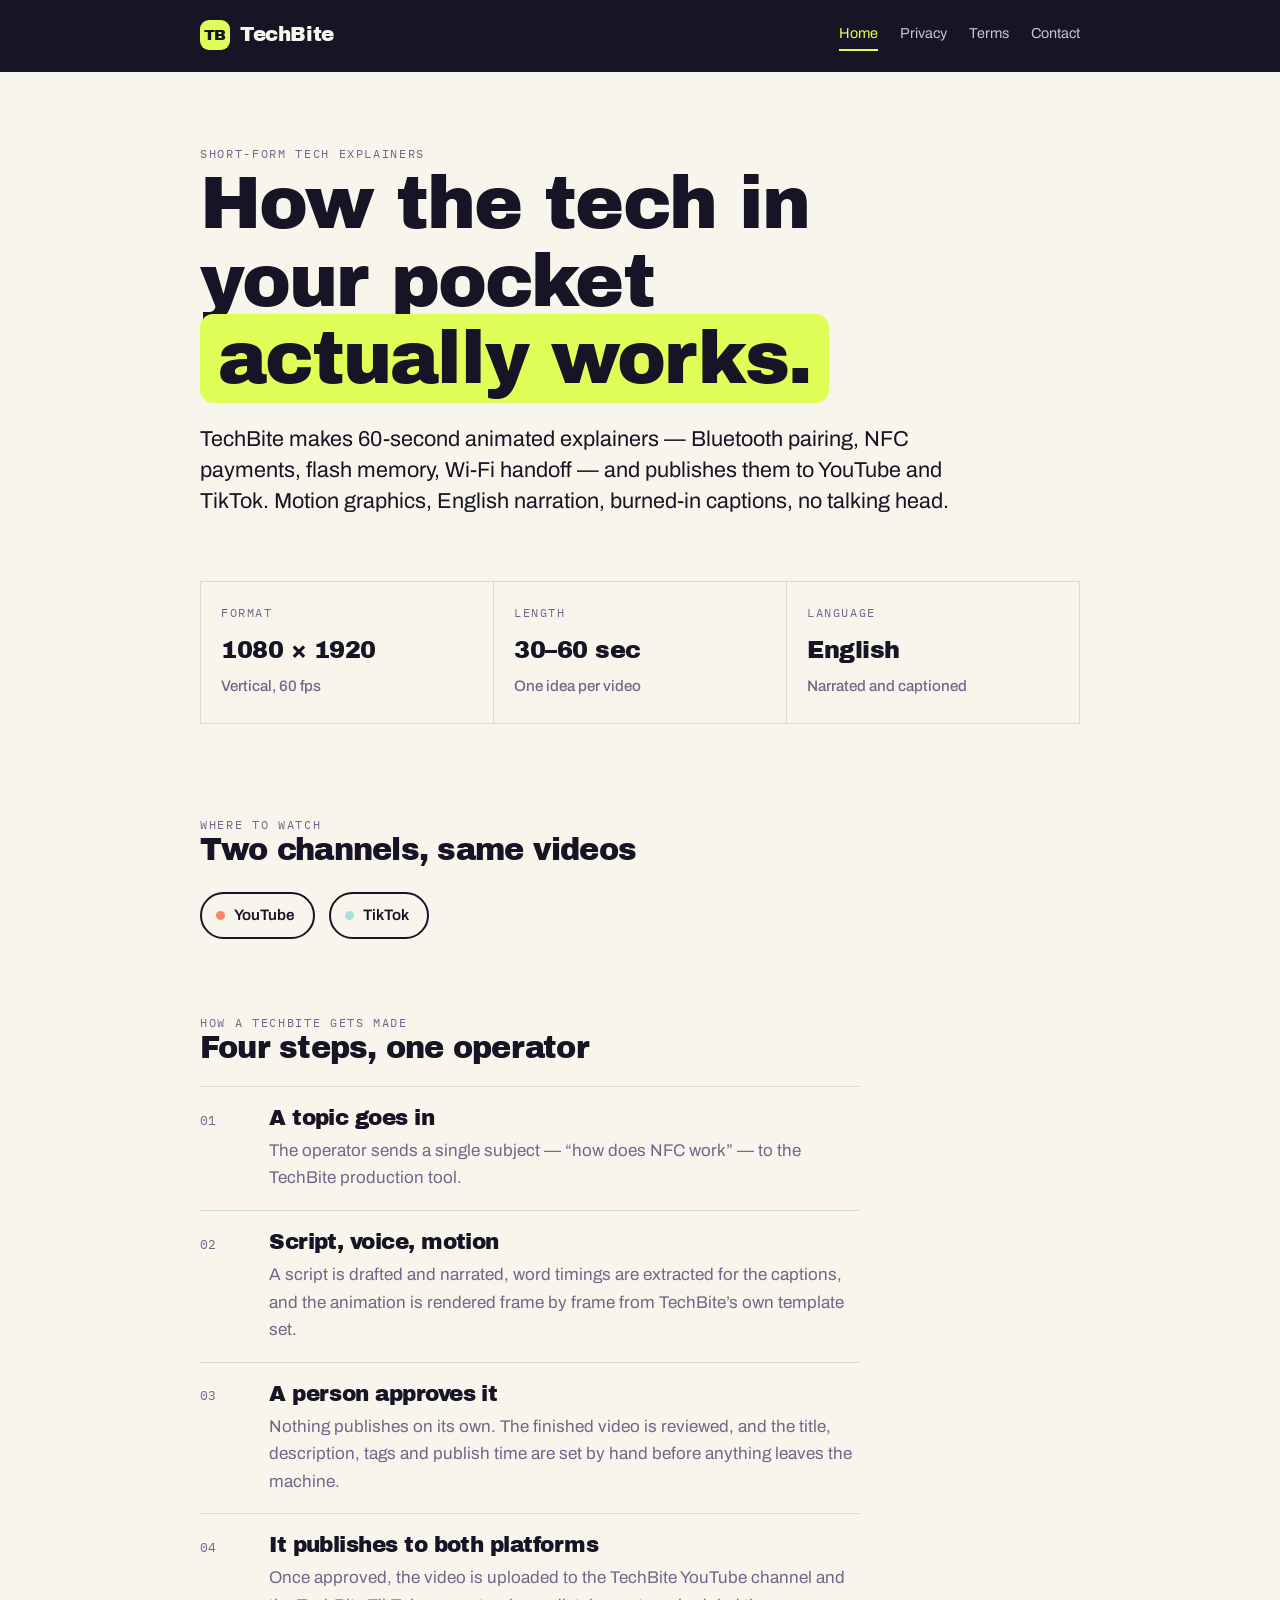
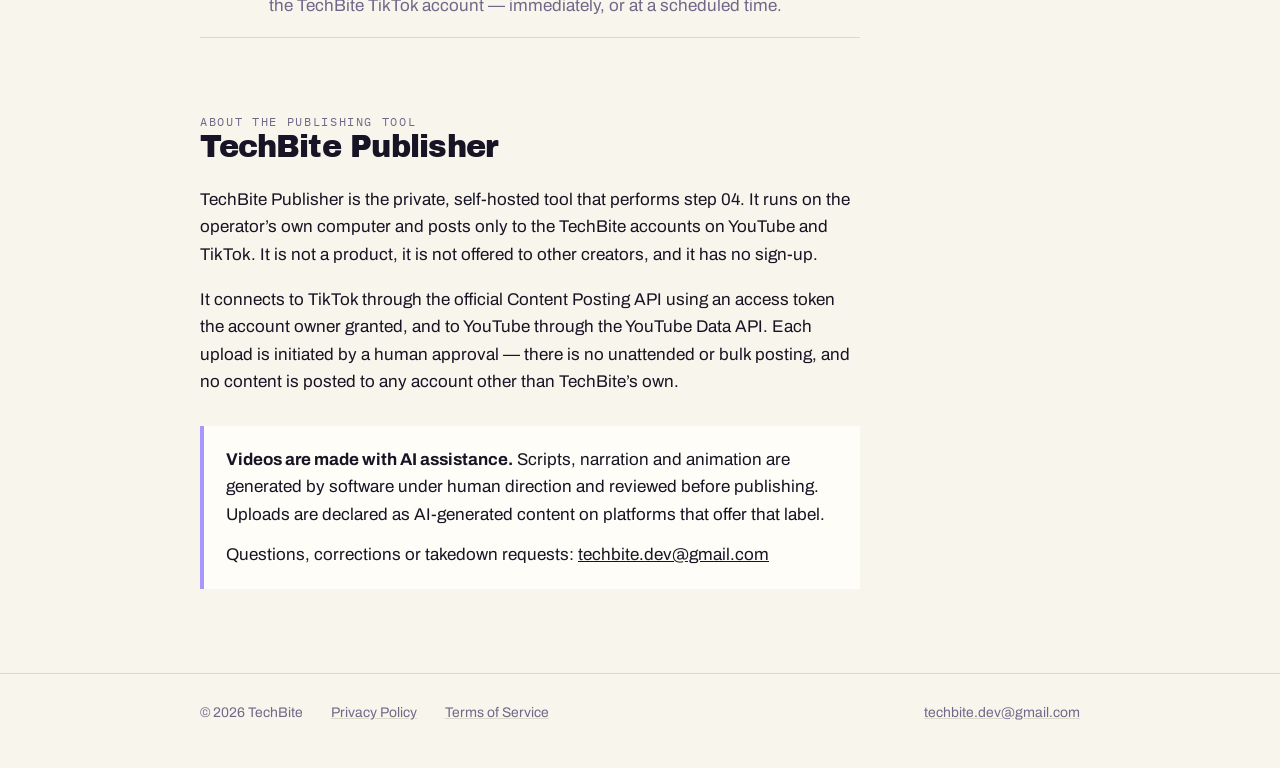
<file: index.html>
<!DOCTYPE html>
<html lang="en">
<head>
<meta charset="utf-8">
<meta name="viewport" content="width=device-width, initial-scale=1">
<title>TechBite</title>
<meta name="description" content="TechBite makes 60-second animated explainers about the technology people use every day, and publishes them to YouTube and TikTok.">
<link rel="preconnect" href="https://fonts.googleapis.com">
<link rel="preconnect" href="https://fonts.gstatic.com" crossorigin>
<link rel="stylesheet" href="https://fonts.googleapis.com/css2?family=Archivo:wght@400;500;600&family=Archivo+Black&family=IBM+Plex+Mono:wght@400;500&display=swap">
<link rel="stylesheet" href="style.css">
<style>
  .hero { padding-block: 72px 8px; }
  .hero h1 { font-size: clamp(2.6rem, 9vw, 4.6rem); max-width: 16ch; }
  .hero .lede { margin-top: 26px; }

  .facts {
    display: grid;
    grid-template-columns: repeat(3, minmax(0, 1fr));
    gap: 1px;
    background: var(--rule);
    border: 1px solid var(--rule);
    margin-top: 56px;
  }
  .facts div { background: var(--bg); padding: 22px 20px 24px; }
  .facts dt { font-family: "IBM Plex Mono", ui-monospace, monospace; font-size: 0.72rem; letter-spacing: 0.14em; text-transform: uppercase; color: var(--text-dim); }
  .facts dd { margin: 8px 0 0; font-family: "Archivo Black", Arial, sans-serif; font-size: 1.5rem; letter-spacing: -0.02em; }
  .facts dd span { font-size: 0.95rem; font-family: "Archivo", Arial, sans-serif; font-weight: 500; color: var(--text-dim); display: block; margin-top: 4px; letter-spacing: 0; }
  @media (max-width: 680px) { .facts { grid-template-columns: 1fr; } }

  section.band { padding-block: 74px 0; }
  section.band h2 { margin-bottom: 22px; }

  .pipeline { list-style: none; margin: 0; padding: 0; display: flex; flex-direction: column; gap: 0; max-width: var(--maxw); }
  .pipeline li { display: grid; grid-template-columns: 3.2rem 1fr; gap: 18px; padding-block: 18px; border-top: 1px solid var(--rule); }
  .pipeline li:last-child { border-bottom: 1px solid var(--rule); }
  .pipeline .n { font-family: "IBM Plex Mono", ui-monospace, monospace; font-size: 0.8rem; color: var(--text-dim); padding-top: 0.35rem; font-variant-numeric: tabular-nums; }
  .pipeline h3 { margin-bottom: 5px; }
  .pipeline p { color: var(--text-dim); }

  .channels { display: flex; flex-wrap: wrap; gap: 14px; margin-top: 26px; }
  .chip {
    display: inline-flex; align-items: center; gap: 9px;
    border: 2px solid var(--text); border-radius: 999px;
    padding: 9px 18px 9px 14px; text-decoration: none;
    font-weight: 600; font-size: 0.95rem;
  }
  .chip b { width: 9px; height: 9px; border-radius: 50%; }
  .chip:hover { background: var(--text); color: var(--bg); }

  .note { margin-top: 30px; padding: 20px 22px; border-left: 4px solid var(--purple); background: var(--surface); max-width: var(--maxw); }
  .note p + p { margin-top: 0.8rem; }
</style>
</head>
<body>

<header class="masthead">
  <div class="wrap">
    <a class="mark" href="index.html"><span class="glyph">TB</span> TechBite</a>
    <nav>
      <a href="index.html" aria-current="page">Home</a>
      <a href="privacy.html">Privacy</a>
      <a href="terms.html">Terms</a>
      <a href="mailto:techbite.dev@gmail.com">Contact</a>
    </nav>
  </div>
</header>

<main class="wrap">

  <div class="hero">
    <p class="eyebrow">Short-form tech explainers</p>
    <h1>How the tech in your pocket <span class="hl">actually works.</span></h1>
    <p class="lede">TechBite makes 60-second animated explainers — Bluetooth pairing, NFC payments, flash memory, Wi-Fi handoff — and publishes them to YouTube and TikTok. Motion graphics, English narration, burned-in captions, no talking head.</p>
  </div>

  <dl class="facts">
    <div>
      <dt>Format</dt>
      <dd>1080 × 1920<span>Vertical, 60 fps</span></dd>
    </div>
    <div>
      <dt>Length</dt>
      <dd>30–60 sec<span>One idea per video</span></dd>
    </div>
    <div>
      <dt>Language</dt>
      <dd>English<span>Narrated and captioned</span></dd>
    </div>
  </dl>

  <section class="band">
    <p class="eyebrow">Where to watch</p>
    <h2>Two channels, same videos</h2>
    <div class="channels">
      <a class="chip" href="https://www.youtube.com/@techbite" rel="noopener"><b style="background:var(--coral)"></b> YouTube</a>
      <a class="chip" href="https://www.tiktok.com/@techbite" rel="noopener"><b style="background:var(--blue)"></b> TikTok</a>
    </div>
  </section>

  <section class="band">
    <p class="eyebrow">How a TechBite gets made</p>
    <h2>Four steps, one operator</h2>
    <ol class="pipeline">
      <li>
        <span class="n">01</span>
        <div>
          <h3>A topic goes in</h3>
          <p>The operator sends a single subject — “how does NFC work” — to the TechBite production tool.</p>
        </div>
      </li>
      <li>
        <span class="n">02</span>
        <div>
          <h3>Script, voice, motion</h3>
          <p>A script is drafted and narrated, word timings are extracted for the captions, and the animation is rendered frame by frame from TechBite’s own template set.</p>
        </div>
      </li>
      <li>
        <span class="n">03</span>
        <div>
          <h3>A person approves it</h3>
          <p>Nothing publishes on its own. The finished video is reviewed, and the title, description, tags and publish time are set by hand before anything leaves the machine.</p>
        </div>
      </li>
      <li>
        <span class="n">04</span>
        <div>
          <h3>It publishes to both platforms</h3>
          <p>Once approved, the video is uploaded to the TechBite YouTube channel and the TechBite TikTok account — immediately, or at a scheduled time.</p>
        </div>
      </li>
    </ol>
  </section>

  <section class="band">
    <p class="eyebrow">About the publishing tool</p>
    <h2>TechBite Publisher</h2>
    <div class="prose" style="margin-top:20px">
      <p>TechBite Publisher is the private, self-hosted tool that performs step 04. It runs on the operator’s own computer and posts only to the TechBite accounts on YouTube and TikTok. It is not a product, it is not offered to other creators, and it has no sign-up.</p>
      <p>It connects to TikTok through the official Content Posting API using an access token the account owner granted, and to YouTube through the YouTube Data API. Each upload is initiated by a human approval — there is no unattended or bulk posting, and no content is posted to any account other than TechBite’s own.</p>
    </div>
    <div class="note">
      <p><strong>Videos are made with AI assistance.</strong> Scripts, narration and animation are generated by software under human direction and reviewed before publishing. Uploads are declared as AI-generated content on platforms that offer that label.</p>
      <p>Questions, corrections or takedown requests: <a href="mailto:techbite.dev@gmail.com">techbite.dev@gmail.com</a></p>
    </div>
  </section>

</main>

<footer class="foot">
  <div class="wrap">
    <span>© 2026 TechBite</span>
    <a href="privacy.html">Privacy Policy</a>
    <a href="terms.html">Terms of Service</a>
    <span class="spacer"><a href="mailto:techbite.dev@gmail.com">techbite.dev@gmail.com</a></span>
  </div>
</footer>

</body>
</html>
</file>
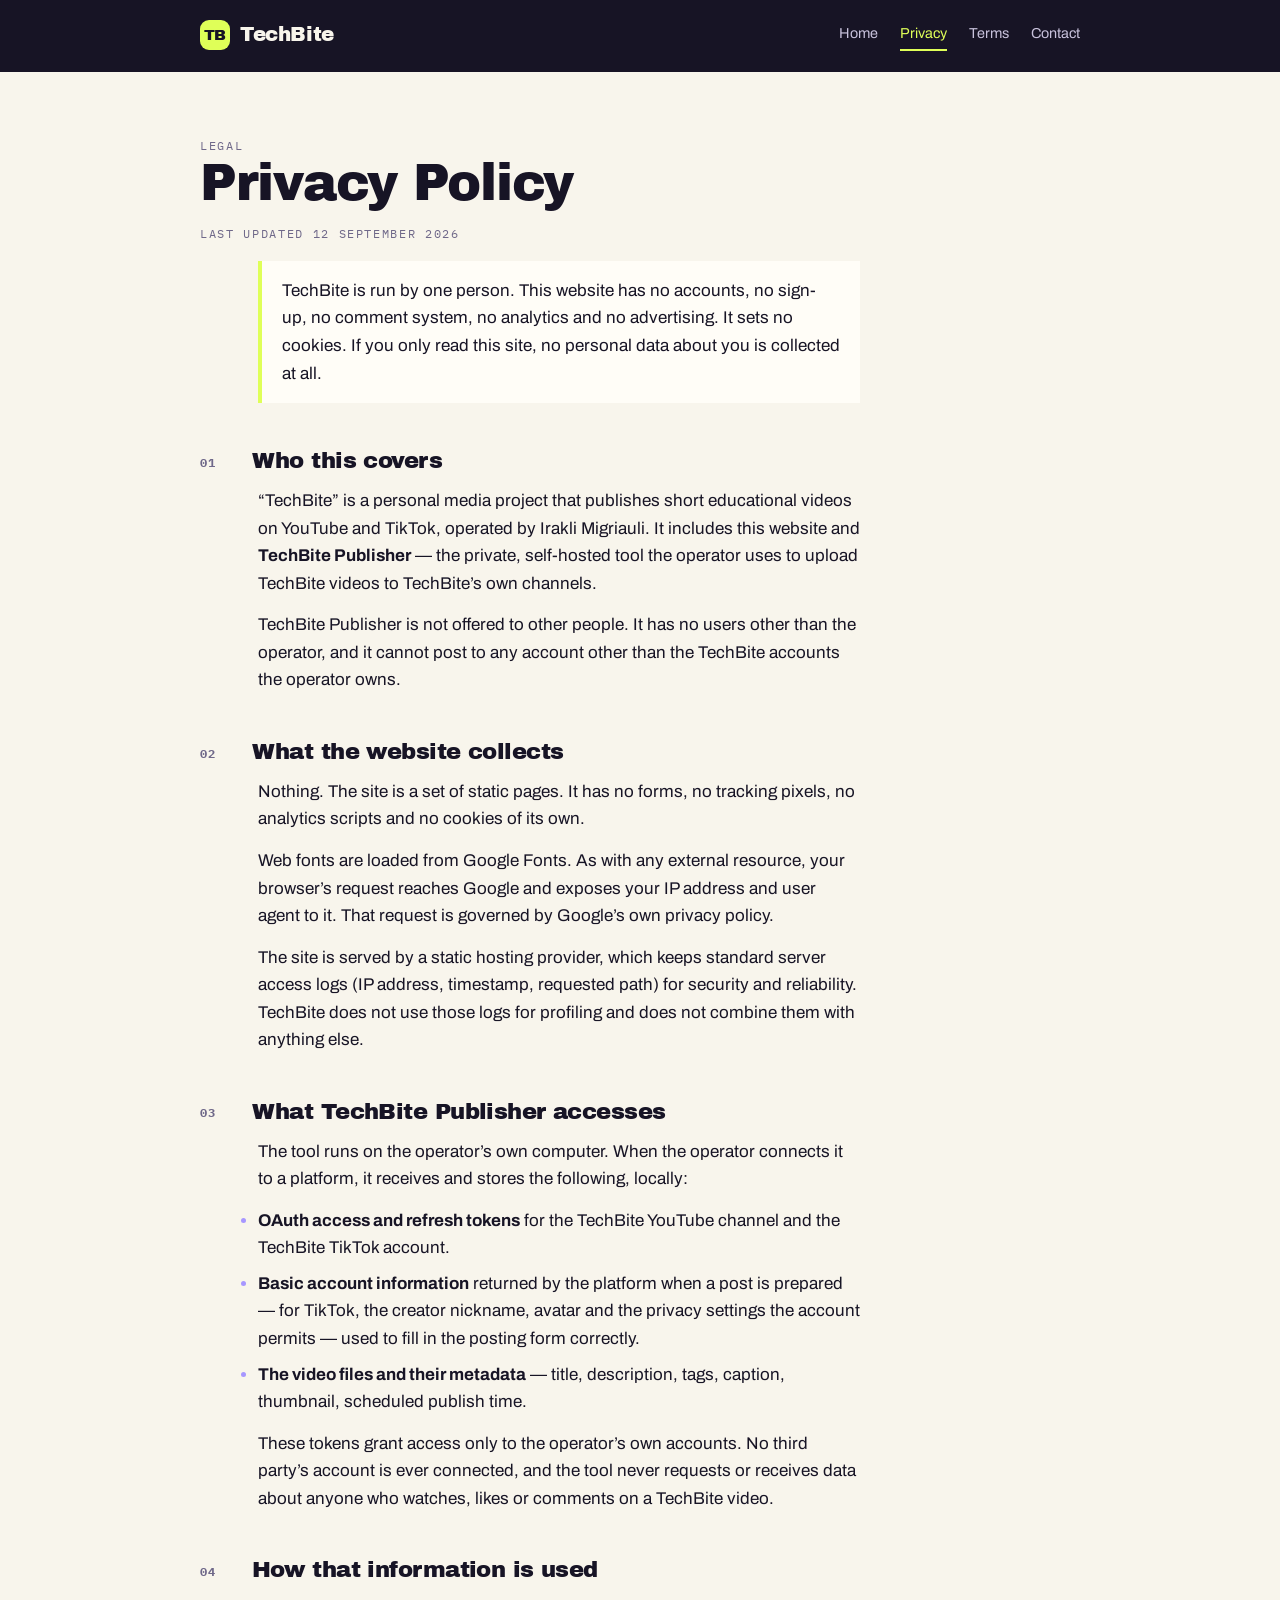
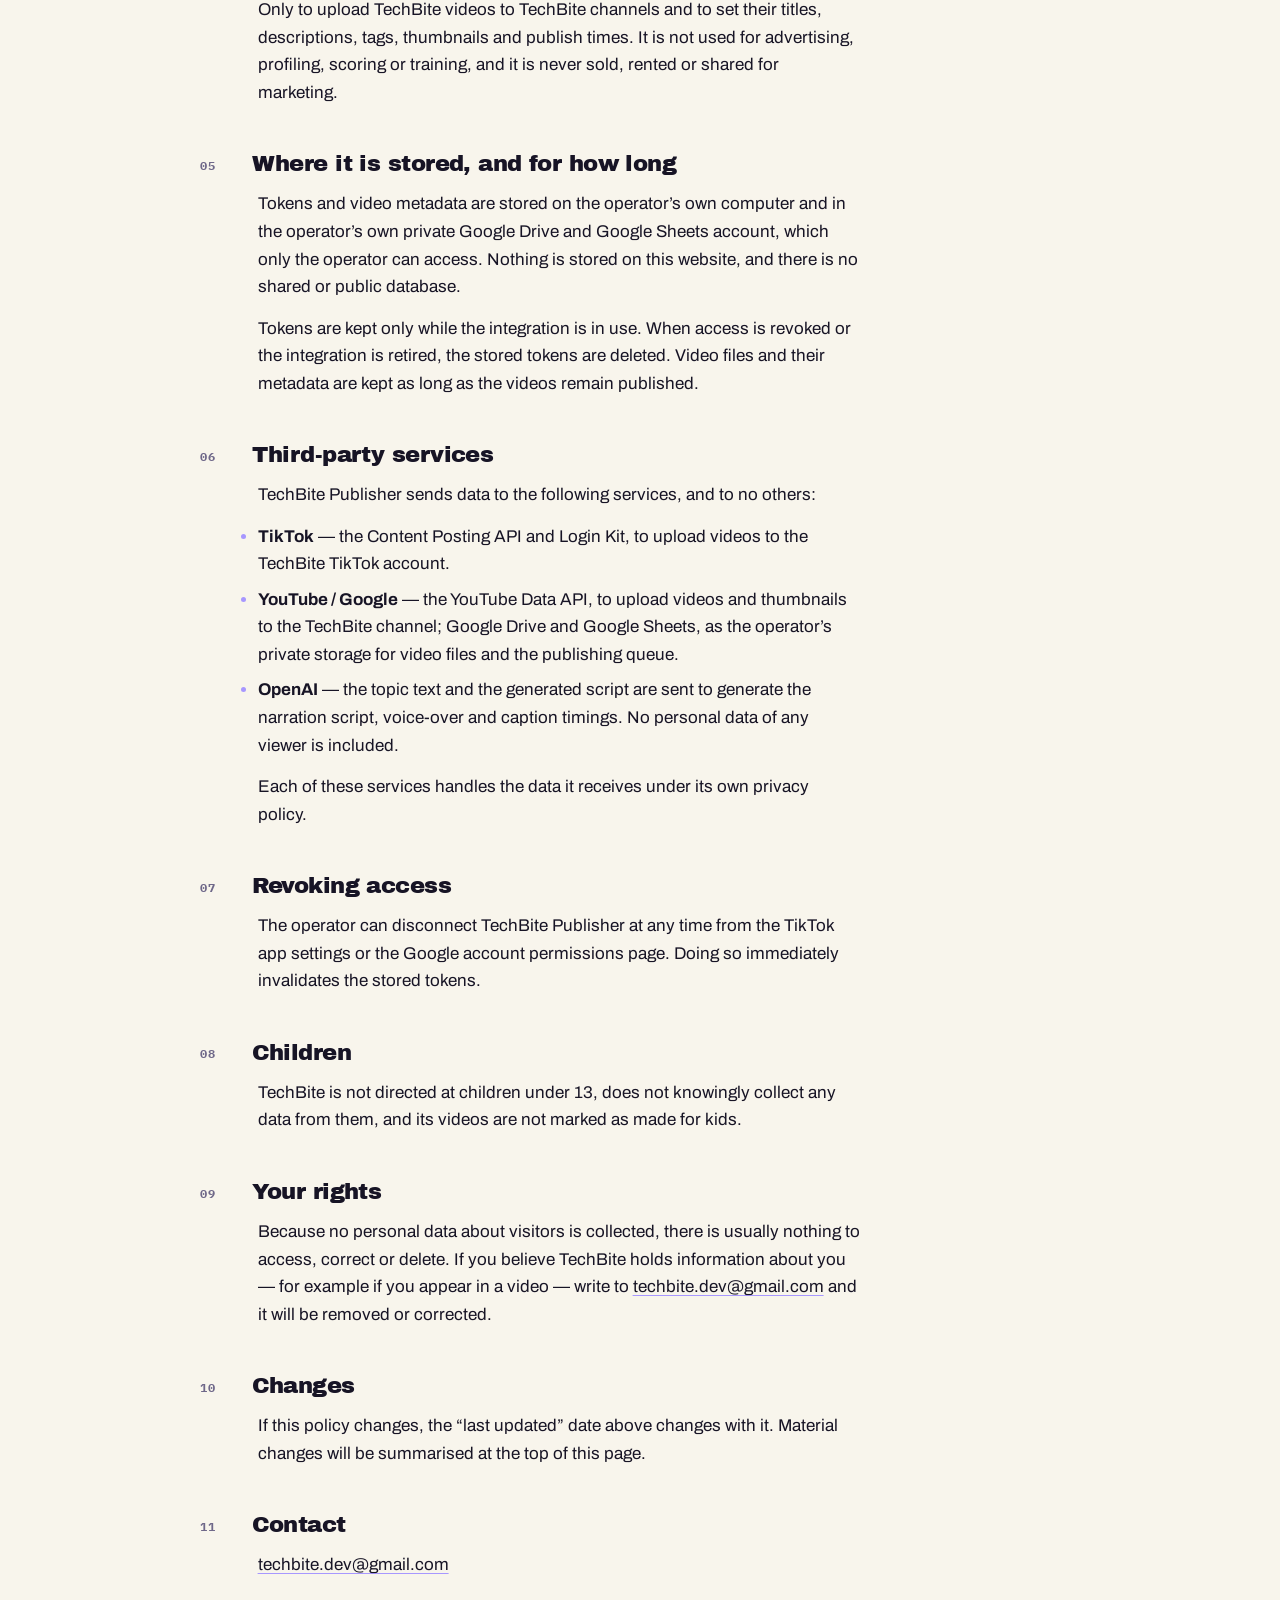
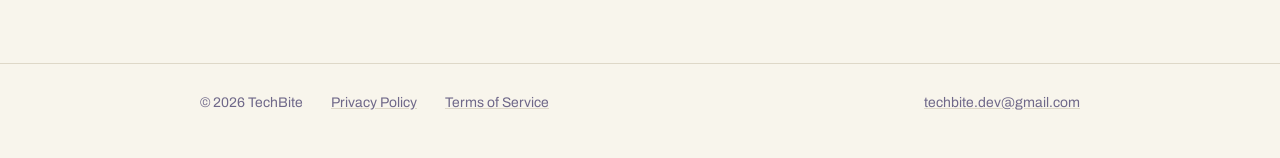
<file: privacy.html>
<!DOCTYPE html>
<html lang="en">
<head>
<meta charset="utf-8">
<meta name="viewport" content="width=device-width, initial-scale=1">
<title>Privacy Policy — TechBite</title>
<meta name="description" content="How TechBite and the TechBite Publisher tool handle data.">
<link rel="preconnect" href="https://fonts.googleapis.com">
<link rel="preconnect" href="https://fonts.gstatic.com" crossorigin>
<link rel="stylesheet" href="https://fonts.googleapis.com/css2?family=Archivo:wght@400;500;600&family=Archivo+Black&family=IBM+Plex+Mono:wght@400;500&display=swap">
<link rel="stylesheet" href="style.css">
<style>
  .doc { padding-block: 64px 0; max-width: var(--maxw); }
  .doc h1 { font-size: clamp(2.2rem, 7vw, 3.2rem); }
  .doc .updated { margin-top: 14px; }
  .doc section { margin-top: 46px; }
  .doc h2 { font-size: 1.42rem; display: grid; grid-template-columns: 2.6rem 1fr; gap: 10px; align-items: start; }
  .doc h2 .n { font-family: "IBM Plex Mono", ui-monospace, monospace; font-size: 0.78rem; color: var(--text-dim); padding-top: 0.42rem; font-variant-numeric: tabular-nums; letter-spacing: 0.08em; }
  .doc section > p, .doc section > ul { margin: 14px 0 0; padding-left: 0; }
  .doc section > p, .doc section > ul { margin-left: 3.6rem; }
  @media (max-width: 560px) {
    .doc h2 { grid-template-columns: 1fr; gap: 2px; }
    .doc h2 .n { padding-top: 0; }
    .doc section > p, .doc section > ul { margin-left: 0; }
  }
  .doc ul { padding-left: 1.15rem; display: flex; flex-direction: column; gap: 8px; }
  .doc li::marker { color: var(--purple); }
  .doc a { color: inherit; text-decoration-color: var(--purple); text-underline-offset: 3px; }
  .callout { margin: 18px 0 0 3.6rem; border-left: 4px solid var(--lime); background: var(--surface); padding: 16px 20px; }
  @media (max-width: 560px) { .callout { margin-left: 0; } }
</style>
</head>
<body>

<header class="masthead">
  <div class="wrap">
    <a class="mark" href="index.html"><span class="glyph">TB</span> TechBite</a>
    <nav>
      <a href="index.html">Home</a>
      <a href="privacy.html" aria-current="page">Privacy</a>
      <a href="terms.html">Terms</a>
      <a href="mailto:techbite.dev@gmail.com">Contact</a>
    </nav>
  </div>
</header>

<main class="wrap">
  <article class="doc">
    <p class="eyebrow">Legal</p>
    <h1>Privacy Policy</h1>
    <p class="updated eyebrow">Last updated 12 September 2026</p>

    <div class="callout">
      <p>TechBite is run by one person. This website has no accounts, no sign-up, no comment system, no analytics and no advertising. It sets no cookies. If you only read this site, no personal data about you is collected at all.</p>
    </div>

    <section>
      <h2><span class="n">01</span> Who this covers</h2>
      <p>“TechBite” is a personal media project that publishes short educational videos on YouTube and TikTok, operated by Irakli Migriauli. It includes this website and <strong>TechBite Publisher</strong> — the private, self-hosted tool the operator uses to upload TechBite videos to TechBite’s own channels.</p>
      <p>TechBite Publisher is not offered to other people. It has no users other than the operator, and it cannot post to any account other than the TechBite accounts the operator owns.</p>
    </section>

    <section>
      <h2><span class="n">02</span> What the website collects</h2>
      <p>Nothing. The site is a set of static pages. It has no forms, no tracking pixels, no analytics scripts and no cookies of its own.</p>
      <p>Web fonts are loaded from Google Fonts. As with any external resource, your browser’s request reaches Google and exposes your IP address and user agent to it. That request is governed by Google’s own privacy policy.</p>
      <p>The site is served by a static hosting provider, which keeps standard server access logs (IP address, timestamp, requested path) for security and reliability. TechBite does not use those logs for profiling and does not combine them with anything else.</p>
    </section>

    <section>
      <h2><span class="n">03</span> What TechBite Publisher accesses</h2>
      <p>The tool runs on the operator’s own computer. When the operator connects it to a platform, it receives and stores the following, locally:</p>
      <ul>
        <li><strong>OAuth access and refresh tokens</strong> for the TechBite YouTube channel and the TechBite TikTok account.</li>
        <li><strong>Basic account information</strong> returned by the platform when a post is prepared — for TikTok, the creator nickname, avatar and the privacy settings the account permits — used to fill in the posting form correctly.</li>
        <li><strong>The video files and their metadata</strong> — title, description, tags, caption, thumbnail, scheduled publish time.</li>
      </ul>
      <p>These tokens grant access only to the operator’s own accounts. No third party’s account is ever connected, and the tool never requests or receives data about anyone who watches, likes or comments on a TechBite video.</p>
    </section>

    <section>
      <h2><span class="n">04</span> How that information is used</h2>
      <p>Only to upload TechBite videos to TechBite channels and to set their titles, descriptions, tags, thumbnails and publish times. It is not used for advertising, profiling, scoring or training, and it is never sold, rented or shared for marketing.</p>
    </section>

    <section>
      <h2><span class="n">05</span> Where it is stored, and for how long</h2>
      <p>Tokens and video metadata are stored on the operator’s own computer and in the operator’s own private Google Drive and Google Sheets account, which only the operator can access. Nothing is stored on this website, and there is no shared or public database.</p>
      <p>Tokens are kept only while the integration is in use. When access is revoked or the integration is retired, the stored tokens are deleted. Video files and their metadata are kept as long as the videos remain published.</p>
    </section>

    <section>
      <h2><span class="n">06</span> Third-party services</h2>
      <p>TechBite Publisher sends data to the following services, and to no others:</p>
      <ul>
        <li><strong>TikTok</strong> — the Content Posting API and Login Kit, to upload videos to the TechBite TikTok account.</li>
        <li><strong>YouTube / Google</strong> — the YouTube Data API, to upload videos and thumbnails to the TechBite channel; Google Drive and Google Sheets, as the operator’s private storage for video files and the publishing queue.</li>
        <li><strong>OpenAI</strong> — the topic text and the generated script are sent to generate the narration script, voice-over and caption timings. No personal data of any viewer is included.</li>
      </ul>
      <p>Each of these services handles the data it receives under its own privacy policy.</p>
    </section>

    <section>
      <h2><span class="n">07</span> Revoking access</h2>
      <p>The operator can disconnect TechBite Publisher at any time from the TikTok app settings or the Google account permissions page. Doing so immediately invalidates the stored tokens.</p>
    </section>

    <section>
      <h2><span class="n">08</span> Children</h2>
      <p>TechBite is not directed at children under 13, does not knowingly collect any data from them, and its videos are not marked as made for kids.</p>
    </section>

    <section>
      <h2><span class="n">09</span> Your rights</h2>
      <p>Because no personal data about visitors is collected, there is usually nothing to access, correct or delete. If you believe TechBite holds information about you — for example if you appear in a video — write to <a href="mailto:techbite.dev@gmail.com">techbite.dev@gmail.com</a> and it will be removed or corrected.</p>
    </section>

    <section>
      <h2><span class="n">10</span> Changes</h2>
      <p>If this policy changes, the “last updated” date above changes with it. Material changes will be summarised at the top of this page.</p>
    </section>

    <section>
      <h2><span class="n">11</span> Contact</h2>
      <p><a href="mailto:techbite.dev@gmail.com">techbite.dev@gmail.com</a></p>
    </section>
  </article>
</main>

<footer class="foot">
  <div class="wrap">
    <span>© 2026 TechBite</span>
    <a href="privacy.html">Privacy Policy</a>
    <a href="terms.html">Terms of Service</a>
    <span class="spacer"><a href="mailto:techbite.dev@gmail.com">techbite.dev@gmail.com</a></span>
  </div>
</footer>

</body>
</html>
</file>
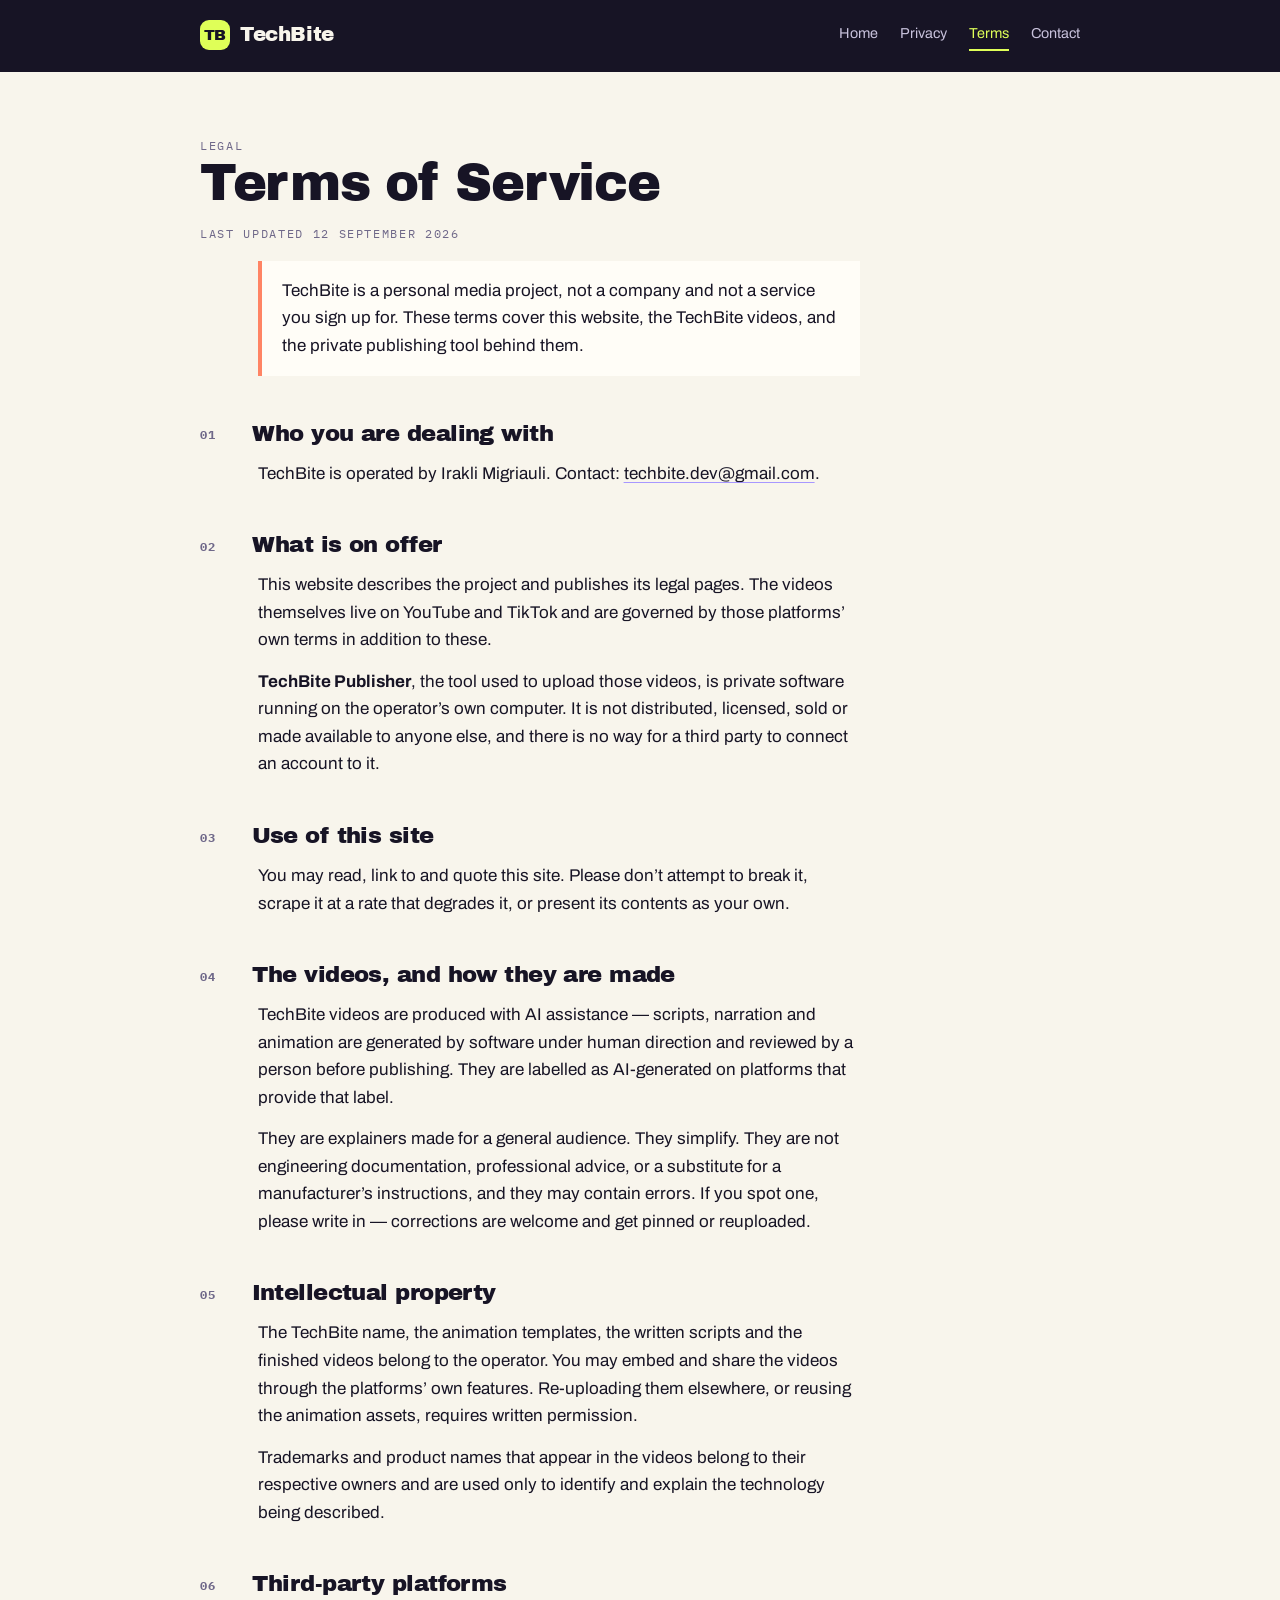
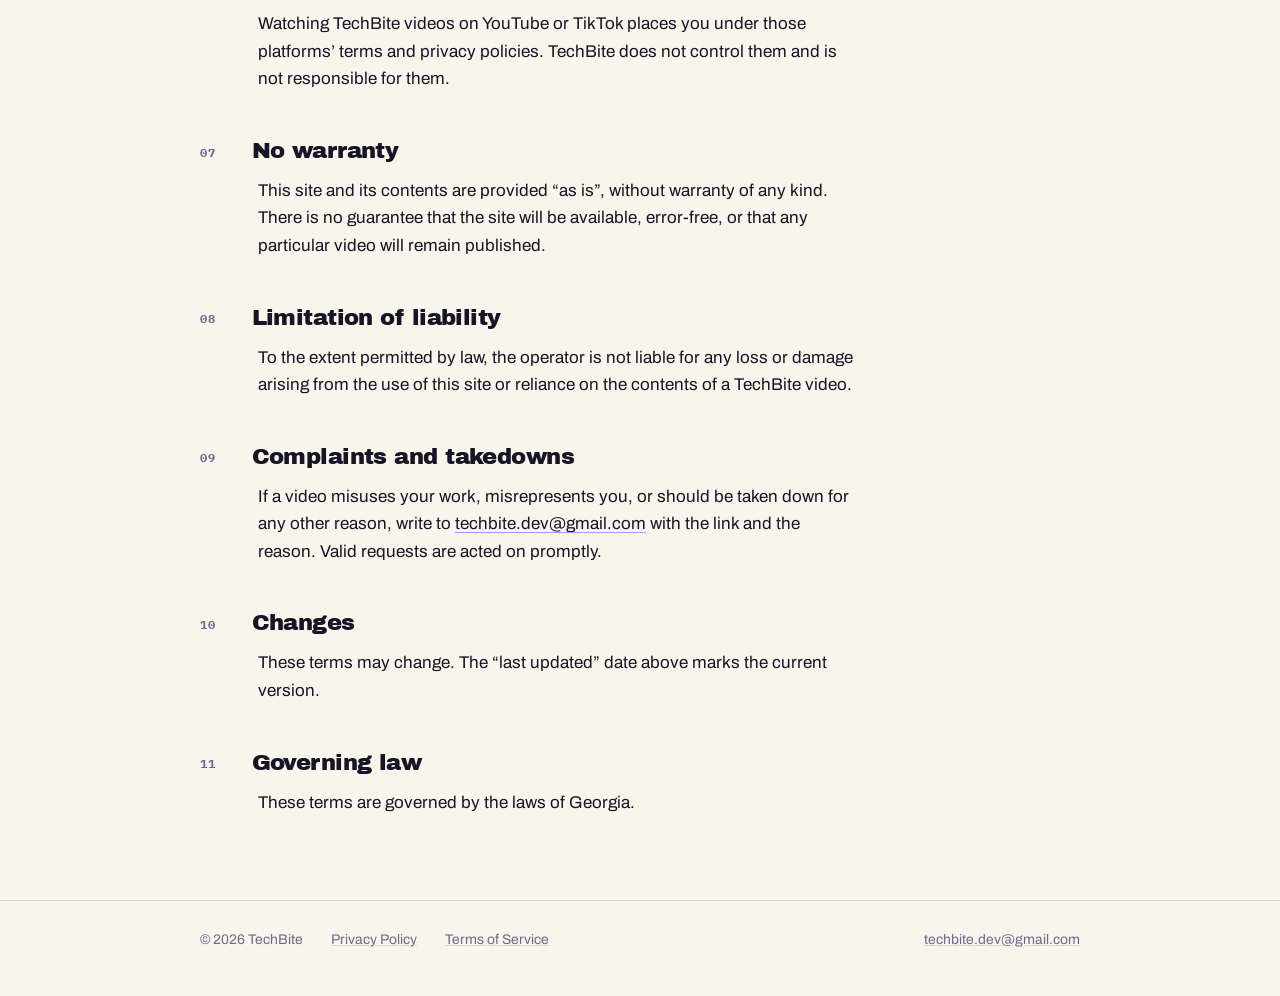
<file: terms.html>
<!DOCTYPE html>
<html lang="en">
<head>
<meta charset="utf-8">
<meta name="viewport" content="width=device-width, initial-scale=1">
<title>Terms of Service — TechBite</title>
<meta name="description" content="Terms for the TechBite website, videos and publishing tool.">
<link rel="preconnect" href="https://fonts.googleapis.com">
<link rel="preconnect" href="https://fonts.gstatic.com" crossorigin>
<link rel="stylesheet" href="https://fonts.googleapis.com/css2?family=Archivo:wght@400;500;600&family=Archivo+Black&family=IBM+Plex+Mono:wght@400;500&display=swap">
<link rel="stylesheet" href="style.css">
<style>
  .doc { padding-block: 64px 0; max-width: var(--maxw); }
  .doc h1 { font-size: clamp(2.2rem, 7vw, 3.2rem); }
  .doc .updated { margin-top: 14px; }
  .doc section { margin-top: 46px; }
  .doc h2 { font-size: 1.42rem; display: grid; grid-template-columns: 2.6rem 1fr; gap: 10px; align-items: start; }
  .doc h2 .n { font-family: "IBM Plex Mono", ui-monospace, monospace; font-size: 0.78rem; color: var(--text-dim); padding-top: 0.42rem; font-variant-numeric: tabular-nums; letter-spacing: 0.08em; }
  .doc section > p, .doc section > ul { margin: 14px 0 0 3.6rem; padding-left: 0; }
  @media (max-width: 560px) {
    .doc h2 { grid-template-columns: 1fr; gap: 2px; }
    .doc h2 .n { padding-top: 0; }
    .doc section > p, .doc section > ul { margin-left: 0; }
  }
  .doc ul { padding-left: 1.15rem; display: flex; flex-direction: column; gap: 8px; }
  .doc li::marker { color: var(--coral); }
  .doc a { color: inherit; text-decoration-color: var(--purple); text-underline-offset: 3px; }
  .callout { margin: 18px 0 0 3.6rem; border-left: 4px solid var(--coral); background: var(--surface); padding: 16px 20px; }
  @media (max-width: 560px) { .callout { margin-left: 0; } }
</style>
</head>
<body>

<header class="masthead">
  <div class="wrap">
    <a class="mark" href="index.html"><span class="glyph">TB</span> TechBite</a>
    <nav>
      <a href="index.html">Home</a>
      <a href="privacy.html">Privacy</a>
      <a href="terms.html" aria-current="page">Terms</a>
      <a href="mailto:techbite.dev@gmail.com">Contact</a>
    </nav>
  </div>
</header>

<main class="wrap">
  <article class="doc">
    <p class="eyebrow">Legal</p>
    <h1>Terms of Service</h1>
    <p class="updated eyebrow">Last updated 12 September 2026</p>

    <div class="callout">
      <p>TechBite is a personal media project, not a company and not a service you sign up for. These terms cover this website, the TechBite videos, and the private publishing tool behind them.</p>
    </div>

    <section>
      <h2><span class="n">01</span> Who you are dealing with</h2>
      <p>TechBite is operated by Irakli Migriauli. Contact: <a href="mailto:techbite.dev@gmail.com">techbite.dev@gmail.com</a>.</p>
    </section>

    <section>
      <h2><span class="n">02</span> What is on offer</h2>
      <p>This website describes the project and publishes its legal pages. The videos themselves live on YouTube and TikTok and are governed by those platforms’ own terms in addition to these.</p>
      <p><strong>TechBite Publisher</strong>, the tool used to upload those videos, is private software running on the operator’s own computer. It is not distributed, licensed, sold or made available to anyone else, and there is no way for a third party to connect an account to it.</p>
    </section>

    <section>
      <h2><span class="n">03</span> Use of this site</h2>
      <p>You may read, link to and quote this site. Please don’t attempt to break it, scrape it at a rate that degrades it, or present its contents as your own.</p>
    </section>

    <section>
      <h2><span class="n">04</span> The videos, and how they are made</h2>
      <p>TechBite videos are produced with AI assistance — scripts, narration and animation are generated by software under human direction and reviewed by a person before publishing. They are labelled as AI-generated on platforms that provide that label.</p>
      <p>They are explainers made for a general audience. They simplify. They are not engineering documentation, professional advice, or a substitute for a manufacturer’s instructions, and they may contain errors. If you spot one, please write in — corrections are welcome and get pinned or reuploaded.</p>
    </section>

    <section>
      <h2><span class="n">05</span> Intellectual property</h2>
      <p>The TechBite name, the animation templates, the written scripts and the finished videos belong to the operator. You may embed and share the videos through the platforms’ own features. Re-uploading them elsewhere, or reusing the animation assets, requires written permission.</p>
      <p>Trademarks and product names that appear in the videos belong to their respective owners and are used only to identify and explain the technology being described.</p>
    </section>

    <section>
      <h2><span class="n">06</span> Third-party platforms</h2>
      <p>Watching TechBite videos on YouTube or TikTok places you under those platforms’ terms and privacy policies. TechBite does not control them and is not responsible for them.</p>
    </section>

    <section>
      <h2><span class="n">07</span> No warranty</h2>
      <p>This site and its contents are provided “as is”, without warranty of any kind. There is no guarantee that the site will be available, error-free, or that any particular video will remain published.</p>
    </section>

    <section>
      <h2><span class="n">08</span> Limitation of liability</h2>
      <p>To the extent permitted by law, the operator is not liable for any loss or damage arising from the use of this site or reliance on the contents of a TechBite video.</p>
    </section>

    <section>
      <h2><span class="n">09</span> Complaints and takedowns</h2>
      <p>If a video misuses your work, misrepresents you, or should be taken down for any other reason, write to <a href="mailto:techbite.dev@gmail.com">techbite.dev@gmail.com</a> with the link and the reason. Valid requests are acted on promptly.</p>
    </section>

    <section>
      <h2><span class="n">10</span> Changes</h2>
      <p>These terms may change. The “last updated” date above marks the current version.</p>
    </section>

    <section>
      <h2><span class="n">11</span> Governing law</h2>
      <p>These terms are governed by the laws of Georgia.</p>
    </section>
  </article>
</main>

<footer class="foot">
  <div class="wrap">
    <span>© 2026 TechBite</span>
    <a href="privacy.html">Privacy Policy</a>
    <a href="terms.html">Terms of Service</a>
    <span class="spacer"><a href="mailto:techbite.dev@gmail.com">techbite.dev@gmail.com</a></span>
  </div>
</footer>

</body>
</html>
</file>
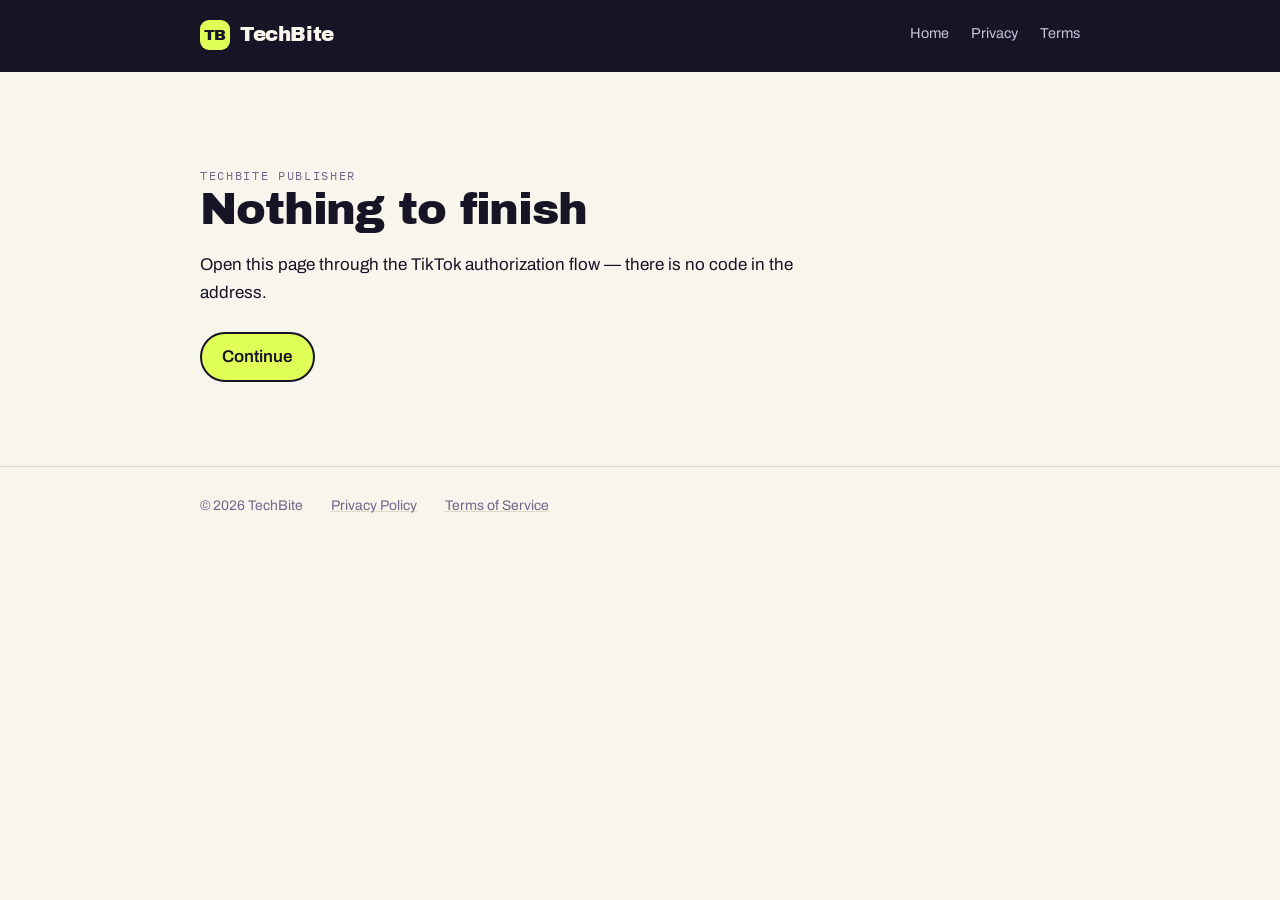
<file: tiktok-callback.html>
<!DOCTYPE html>
<html lang="en">
<head>
<meta charset="utf-8">
<meta name="viewport" content="width=device-width, initial-scale=1">
<title>Authorization — TechBite</title>
<meta name="robots" content="noindex">
<link rel="preconnect" href="https://fonts.googleapis.com">
<link rel="preconnect" href="https://fonts.gstatic.com" crossorigin>
<link rel="stylesheet" href="https://fonts.googleapis.com/css2?family=Archivo:wght@400;500;600&family=Archivo+Black&family=IBM+Plex+Mono:wght@400;500&display=swap">
<link rel="stylesheet" href="style.css">
<style>
  .panel { padding-block: 76px 0; max-width: var(--maxw); }
  .panel h1 { font-size: clamp(2rem, 6vw, 2.8rem); }
  .panel > p { margin-top: 18px; }
  .row { display: flex; flex-wrap: wrap; gap: 12px; margin-top: 26px; align-items: center; }
  .btn {
    font: inherit; font-weight: 600; text-decoration: none;
    background: var(--lime); color: var(--ink);
    border: 2px solid var(--ink);
    border-radius: 999px; padding: 9px 20px; cursor: pointer;
    display: inline-block;
  }
  .btn:hover { background: var(--ink); color: var(--lime); }
  .err { border-left: 4px solid var(--coral); background: var(--surface); padding: 16px 20px; margin-top: 26px; }
  details { margin-top: 26px; color: var(--text-dim); font-size: 0.92rem; }
  details code { font-family: "IBM Plex Mono", ui-monospace, monospace; word-break: break-all; }
</style>
</head>
<body>

<header class="masthead">
  <div class="wrap">
    <a class="mark" href="index.html"><span class="glyph">TB</span> TechBite</a>
    <nav>
      <a href="index.html">Home</a>
      <a href="privacy.html">Privacy</a>
      <a href="terms.html">Terms</a>
    </nav>
  </div>
</header>

<main class="wrap">
  <div class="panel">
    <p class="eyebrow">TechBite Publisher</p>
    <h1 id="head">Finishing sign-in…</h1>
    <p id="intro">Handing the authorization back to TechBite Publisher on this computer. This page does not store anything.</p>
    <div class="row" id="row" hidden>
      <a class="btn" id="manual" href="#">Continue</a>
    </div>
    <div class="err" id="err" hidden><p id="errtext"></p></div>
    <details id="raw" hidden><summary>Authorization code</summary><p><code id="codeval"></code></p></details>
  </div>
</main>

<footer class="foot">
  <div class="wrap">
    <span>© 2026 TechBite</span>
    <a href="privacy.html">Privacy Policy</a>
    <a href="terms.html">Terms of Service</a>
  </div>
</footer>

<script>
(function () {
  var q = new URLSearchParams(location.search);
  var code = q.get('code');
  var error = q.get('error') || q.get('error_description');
  var target = 'http://127.0.0.1:5690'.replace('5690', '5678') + '/webhook/tiktok-callback' + location.search;

  if (error) {
    document.getElementById('head').textContent = 'Authorization failed';
    document.getElementById('intro').textContent = 'TikTok did not grant access. Nothing was connected.';
    document.getElementById('err').hidden = false;
    document.getElementById('errtext').textContent = error;
    return;
  }

  if (!code) {
    document.getElementById('head').textContent = 'Nothing to finish';
    document.getElementById('intro').textContent = 'Open this page through the TikTok authorization flow — there is no code in the address.';
    return;
  }

  var a = document.getElementById('manual');
  a.href = target;
  document.getElementById('row').hidden = false;
  document.getElementById('codeval').textContent = code;
  document.getElementById('raw').hidden = false;

  setTimeout(function () { location.replace(target); }, 900);
})();
</script>

</body>
</html>
</file>
<file: style.css>
/* TechBite — shared styles */

:root {
  --ink: #171425;
  --ink-soft: #2C263E;
  --cream: #F8F5EC;
  --cream-deep: #EAE5D8;
  --lime: #DFFF58;
  --purple: #A797FF;
  --coral: #FF8464;
  --blue: #AADFE5;
  --muted: #6F6889;

  --bg: var(--cream);
  --surface: #FFFDF7;
  --text: var(--ink);
  --text-dim: var(--muted);
  --rule: #DED8C8;
  --accent: var(--lime);

  --maxw: 66ch;
  --step-0: 1.0625rem;
  --step-1: 1.35rem;
  --step-2: 1.9rem;
  --step-3: 2.9rem;
  --step-4: 4.2rem;
}

@media (prefers-color-scheme: dark) {
  :root:not([data-theme="light"]) {
    --bg: var(--ink);
    --surface: var(--ink-soft);
    --text: var(--cream);
    --text-dim: #9C96B3;
    --rule: #3A3352;
  }
}

:root[data-theme="dark"] {
  --bg: var(--ink);
  --surface: var(--ink-soft);
  --text: var(--cream);
  --text-dim: #9C96B3;
  --rule: #3A3352;
}

* { box-sizing: border-box; }

html { -webkit-text-size-adjust: 100%; }

body {
  margin: 0;
  background: var(--bg);
  color: var(--text);
  font-family: "Archivo", "Helvetica Neue", Arial, sans-serif;
  font-size: var(--step-0);
  line-height: 1.62;
  font-synthesis-weight: none;
}

.wrap {
  max-width: 58rem;
  margin: 0 auto;
  padding-inline: 24px;
}

@media (max-width: 520px) {
  .wrap { padding-inline: 18px; }
}

/* ---------- masthead ---------- */

.masthead {
  background: var(--ink);
  color: var(--cream);
  border-bottom: 3px solid var(--ink);
}

.masthead .wrap {
  display: flex;
  flex-wrap: wrap;
  align-items: center;
  gap: 12px 28px;
  padding-block: 18px;
}

.mark {
  display: inline-flex;
  align-items: center;
  gap: 10px;
  text-decoration: none;
  color: inherit;
  font-family: "Archivo Black", "Archivo", Arial, sans-serif;
  font-size: 1.25rem;
  letter-spacing: -0.02em;
  margin-right: auto;
}

.mark .glyph {
  width: 30px;
  height: 30px;
  border-radius: 9px;
  background: var(--lime);
  display: grid;
  place-items: center;
  color: var(--ink);
  font-size: 0.95rem;
  line-height: 1;
  padding-top: 1px;
}

.masthead nav {
  display: flex;
  flex-wrap: wrap;
  gap: 6px 22px;
  font-size: 0.9rem;
}

.masthead nav a {
  color: #C8C2DC;
  text-decoration: none;
  padding-block: 4px;
  border-bottom: 2px solid transparent;
}

.masthead nav a:hover,
.masthead nav a:focus-visible { color: var(--cream); border-bottom-color: var(--lime); }

.masthead nav a[aria-current="page"] { color: var(--lime); border-bottom-color: var(--lime); }

/* ---------- type ---------- */

h1, h2, h3 {
  font-family: "Archivo Black", "Archivo", Arial, sans-serif;
  letter-spacing: -0.025em;
  line-height: 1.06;
  text-wrap: balance;
  margin: 0;
}

h1 { font-size: var(--step-3); }
h2 { font-size: var(--step-2); }
h3 { font-size: var(--step-1); line-height: 1.25; }

p { margin: 0; }

a { color: inherit; }

.hl {
  background: var(--lime);
  color: var(--ink);
  padding: 0.06em 0.24em;
  border-radius: 0.18em;
  box-decoration-break: clone;
  -webkit-box-decoration-break: clone;
}

.eyebrow {
  font-family: "IBM Plex Mono", ui-monospace, monospace;
  font-size: 0.74rem;
  letter-spacing: 0.14em;
  text-transform: uppercase;
  color: var(--text-dim);
}

.lede { font-size: var(--step-1); line-height: 1.45; max-width: var(--maxw); }

.prose { max-width: var(--maxw); display: flex; flex-direction: column; gap: 1.1rem; }
.prose a { color: inherit; text-decoration-color: var(--purple); text-underline-offset: 3px; }

/* ---------- footer ---------- */

.foot {
  border-top: 1px solid var(--rule);
  margin-top: 84px;
}

.foot .wrap {
  display: flex;
  flex-wrap: wrap;
  gap: 10px 28px;
  align-items: baseline;
  padding-block: 28px 44px;
  font-size: 0.87rem;
  color: var(--text-dim);
}

.foot a { color: var(--text-dim); text-decoration-color: var(--rule); }
.foot a:hover { color: var(--text); }
.foot .spacer { margin-left: auto; }

:focus-visible {
  outline: 3px solid var(--purple);
  outline-offset: 2px;
  border-radius: 3px;
}

@media (prefers-reduced-motion: reduce) {
  * { animation: none !important; transition: none !important; }
}
</file>
